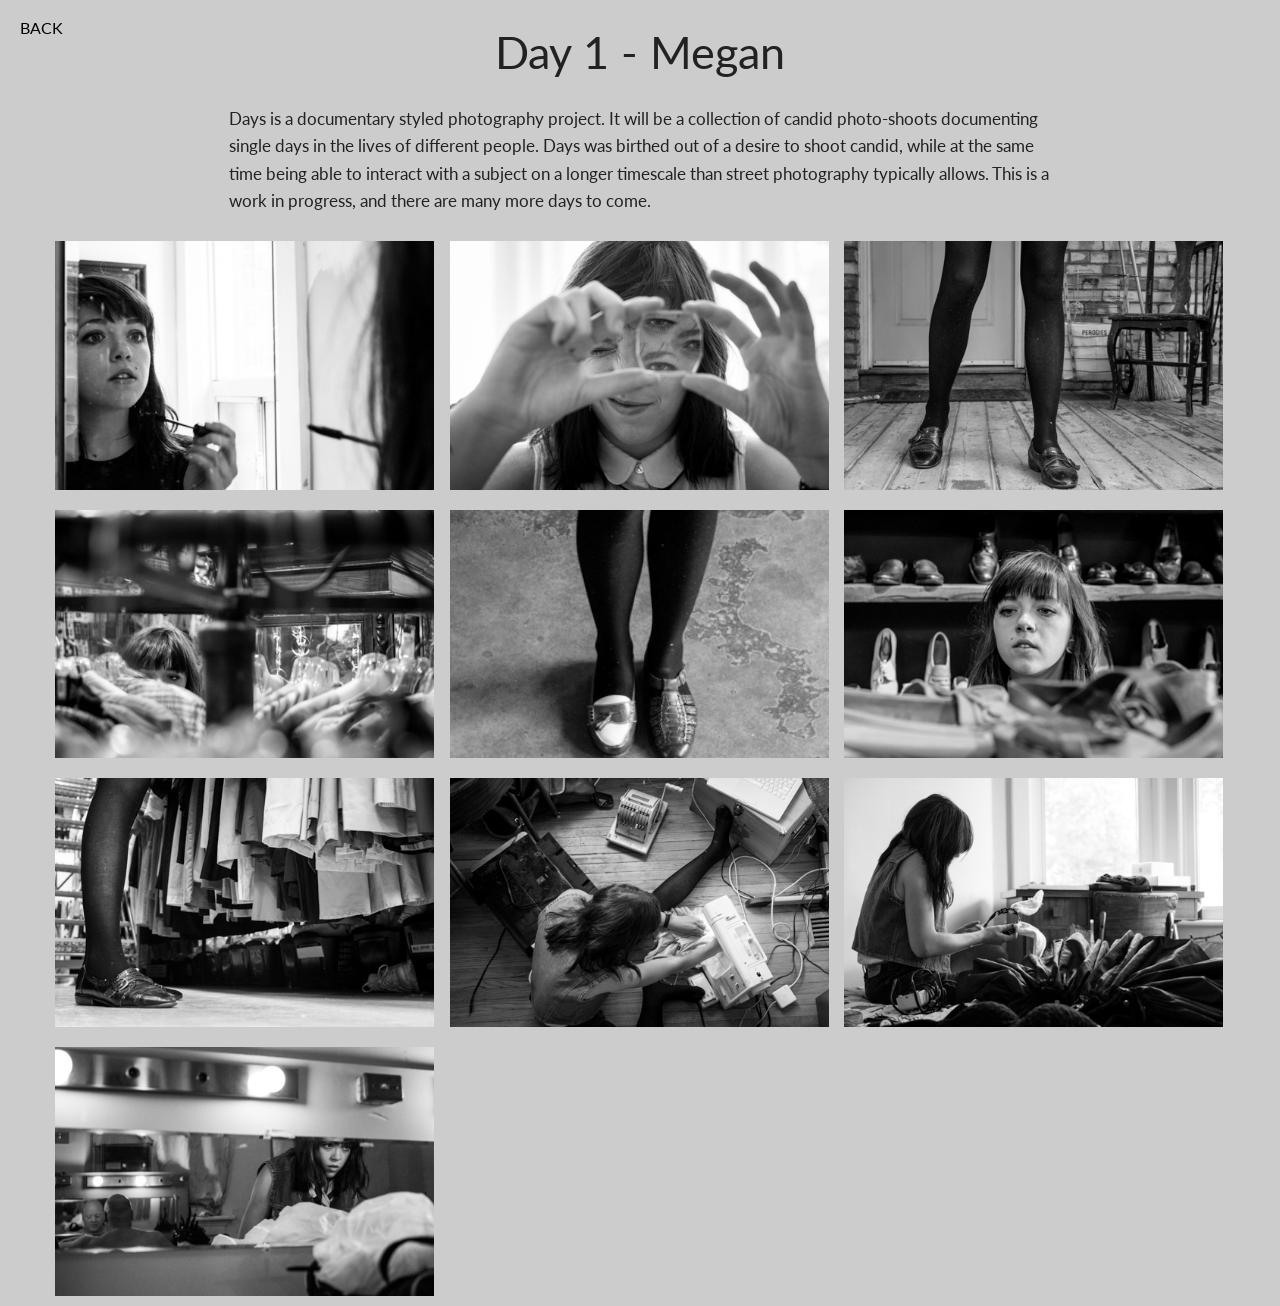
<file: www/gallery/Day-1/index.html>
<!DOCTYPE html>
<!--[if lt IE 7]>      <html class="no-js lt-ie9 lt-ie8 lt-ie7"> <![endif]-->
<!--[if IE 7]>         <html class="no-js lt-ie9 lt-ie8"> <![endif]-->
<!--[if IE 8]>         <html class="no-js lt-ie9"> <![endif]-->
<!--[if gt IE 8]><!--> <html class="no-js"> <!--<![endif]-->
    <head>
        
        <meta charset="utf-8">
        <meta http-equiv="X-UA-Compatible" content="IE=edge">
        <title>JaredKrau.se - A Photo Blog</title>
        <meta name="description" content="">
        <meta name="viewport" content="width=device-width, initial-scale=1">

        <link rel="stylesheet" href="../../css/style.css">
        <link rel="stylesheet" href="../../css/foundation.css" />
        <link href='http://fonts.googleapis.com/css?family=Lato:100,300,400,900' rel='stylesheet' type='text/css'>
        <link href='http://fonts.googleapis.com/css?family=Lustria' rel='stylesheet' type='text/css'>
        <script src="../../js/vendor/modernizr-2.6.2.min.js"></script>

    </head>

    <body id="gallery">
        <!--[if lt IE 7]>
            <p class="browsehappy">You are using an <strong>outdated</strong> browser. Please <a href="http://browsehappy.com/">upgrade your browser</a> to improve your experience.</p>
        <![endif]-->
        <div class='gallery-grey hidden'>
        </div>
        <a href="javascript:void(0)" class="gallery-popup-img hidden" src=""></a>
        <div class="content row full-width">
            <div class="columns small-12 text-center">
                <h1>Day 1 - Megan</h1>

            </div>
            <a class="back-link" href="/#projects">BACK</a>
            <p class="columns small-11 small-centered medium-10 large-8">
                Days is a documentary styled photography project. It will be a collection of candid photo-shoots documenting single days in the lives of different people. Days was birthed out of a desire to shoot candid, while at the same time being able to interact with a subject on a longer timescale than street photography typically allows. This is a work in progress, and there are many more days to come.
            </p>
            <div class="row gallery">
                <a href="javascript:void(0)" data-img="/Day-1/gallery/1.jpg" class="columns small-12 medium-4 gallery-pod">
                    <img src="thumbnails/1.jpg">
                </a>
                <a href="javascript:void(0)" data-img="/Day-1/gallery/2.jpg" class="columns small-12 medium-4 gallery-pod">
                    <img src="thumbnails/2.jpg">
                </a>
                <a href="javascript:void(0)" data-img="/Day-1/gallery/3.jpg" class="columns small-12 medium-4 gallery-pod">
                    <img src="thumbnails/3.jpg">
                </a>
                <a href="javascript:void(0)" data-img ="/Day-1/gallery/4.jpg" class="columns small-12 medium-4 gallery-pod">
                    <img src="thumbnails/4.jpg">
                </a>
                <a href="javascript:void(0)" data-img ="/Day-1/gallery/5.jpg" class="columns small-12 medium-4 gallery-pod">
                    <img src="thumbnails/5.jpg">
                </a>
                <a href="javascript:void(0)" data-img ="/Day-1/gallery/6.jpg" class="columns small-12 medium-4 gallery-pod">
                    <img src="thumbnails/6.jpg">
                </a>
                <a href="javascript:void(0)" data-img ="/Day-1/gallery/7.jpg" class="columns small-12 medium-4 gallery-pod">
                    <img src="thumbnails/7.jpg">
                </a>
                <a href="javascript:void(0)" data-img ="/Day-1/gallery/8.jpg" class="columns small-12 medium-4 gallery-pod">
                    <img src="thumbnails/8.jpg">
                </a>
                <a href="javascript:void(0)" data-img ="/Day-1/gallery/9.jpg" class="columns small-12 medium-4 gallery-pod">
                    <img src="thumbnails/9.jpg">
                </a>
                 <a href="javascript:void(0)" data-img ="/Day-1/gallery/10.jpg" class="columns small-12 medium-4 gallery-pod">
                    <img src="thumbnails/10.jpg">
                </a>

            </div>
        </div>
        <script src="//ajax.googleapis.com/ajax/libs/jquery/1.10.2/jquery.min.js"></script>
        <script>window.jQuery || document.write('<script src="../js/vendor/jquery-1.10.2.min.js"><\/script>')</script>
        <script src="../../js/plugins.js"></script>
        <script src="../../js/gallery.js"></script>
        <script src="../../js/vendor/hashchange.js"></script>

        <script src="../../js/foundation.min.js"></script>

        <script>
            $(document).foundation();
        </script>

    </body>
</html>
</file>
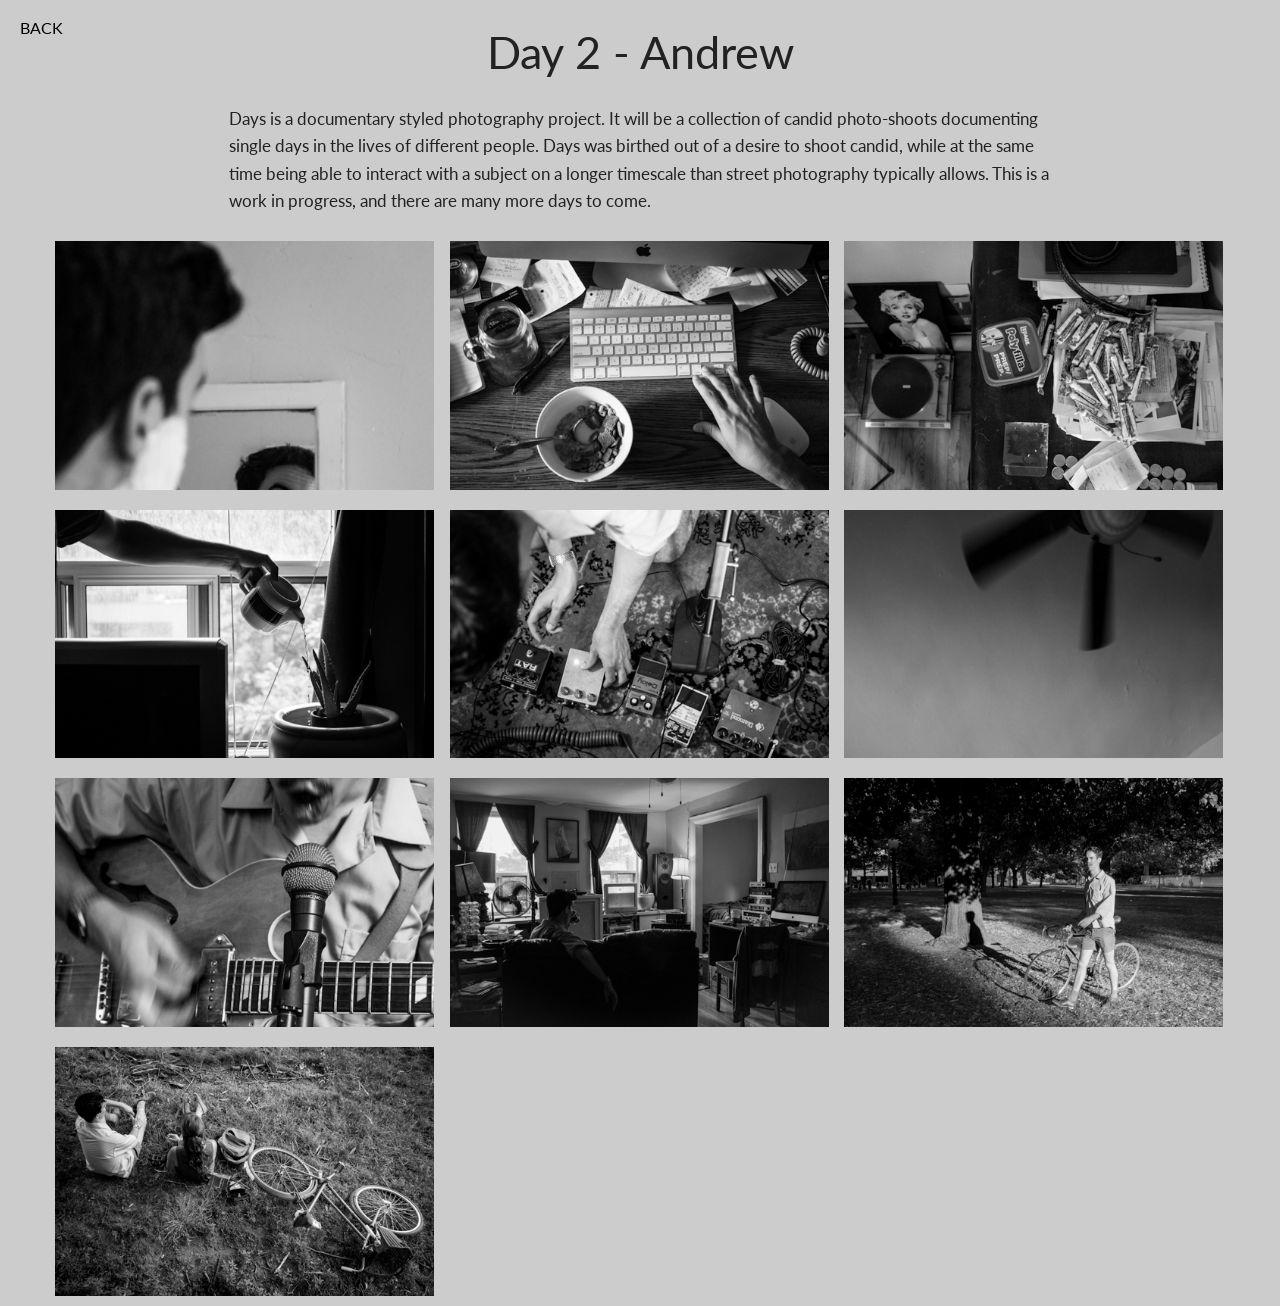
<file: www/gallery/Day-2/index.html>
<!DOCTYPE html>
<!--[if lt IE 7]>      <html class="no-js lt-ie9 lt-ie8 lt-ie7"> <![endif]-->
<!--[if IE 7]>         <html class="no-js lt-ie9 lt-ie8"> <![endif]-->
<!--[if IE 8]>         <html class="no-js lt-ie9"> <![endif]-->
<!--[if gt IE 8]><!--> <html class="no-js"> <!--<![endif]-->
    <head>
        
        <meta charset="utf-8">
        <meta http-equiv="X-UA-Compatible" content="IE=edge">
        <title>JaredKrau.se - A Photo Blog</title>
        <meta name="description" content="">
        <meta name="viewport" content="width=device-width, initial-scale=1">

        <link rel="stylesheet" href="../../css/style.css">
        <link rel="stylesheet" href="../../css/foundation.css" />
        <link href='http://fonts.googleapis.com/css?family=Lato:100,300,400,900' rel='stylesheet' type='text/css'>
        <link href='http://fonts.googleapis.com/css?family=Lustria' rel='stylesheet' type='text/css'>
        <script src="../../js/vendor/modernizr-2.6.2.min.js"></script>

    </head>

    <body id="gallery">
        <!--[if lt IE 7]>
            <p class="browsehappy">You are using an <strong>outdated</strong> browser. Please <a href="http://browsehappy.com/">upgrade your browser</a> to improve your experience.</p>
        <![endif]-->
        <div class='gallery-grey hidden'>
        </div>
        <a href="javascript:void(0)" class="gallery-popup-img hidden" src=""></a>
        <div class="content row full-width">
            <div class="columns small-12 text-center">
                <h1>Day 2 - Andrew</h1>

            </div>
            <a class="back-link" href="/#projects">BACK</a>
            <p class="columns small-11 small-centered medium-10 large-8">
                Days is a documentary styled photography project. It will be a collection of candid photo-shoots documenting single days in the lives of different people. Days was birthed out of a desire to shoot candid, while at the same time being able to interact with a subject on a longer timescale than street photography typically allows. This is a work in progress, and there are many more days to come.
            </p>
            <div class="row gallery">
                <a href="javascript:void(0)" data-img="/Day-2/gallery/1.jpg" class="columns small-12 medium-4 gallery-pod">
                    <img src="thumbnails/1.jpg">
                </a>
                <a href="javascript:void(0)" data-img="/Day-2/gallery/2.jpg" class="columns small-12 medium-4 gallery-pod">
                    <img src="thumbnails/2.jpg">
                </a>
                <a href="javascript:void(0)" data-img="/Day-2/gallery/3.jpg" class="columns small-12 medium-4 gallery-pod">
                    <img src="thumbnails/3.jpg">
                </a>
                <a href="javascript:void(0)" data-img ="/Day-2/gallery/4.jpg" class="columns small-12 medium-4 gallery-pod">
                    <img src="thumbnails/4.jpg">
                </a>
                <a href="javascript:void(0)" data-img ="/Day-2/gallery/5.jpg" class="columns small-12 medium-4 gallery-pod">
                    <img src="thumbnails/5.jpg">
                </a>
                <a href="javascript:void(0)" data-img ="/Day-2/gallery/6.jpg" class="columns small-12 medium-4 gallery-pod">
                    <img src="thumbnails/6.jpg">
                </a>
                <a href="javascript:void(0)" data-img ="/Day-2/gallery/7.jpg" class="columns small-12 medium-4 gallery-pod">
                    <img src="thumbnails/7.jpg">
                </a>
                <a href="javascript:void(0)" data-img ="/Day-2/gallery/8.jpg" class="columns small-12 medium-4 gallery-pod">
                    <img src="thumbnails/8.jpg">
                </a>
                <a href="javascript:void(0)" data-img ="/Day-2/gallery/9.jpg" class="columns small-12 medium-4 gallery-pod">
                    <img src="thumbnails/9.jpg">
                </a>
                 <a href="javascript:void(0)" data-img ="/Day-2/gallery/10.jpg" class="columns small-12 medium-4 gallery-pod">
                    <img src="thumbnails/10.jpg">
                </a>

            </div>
        </div>
        <script src="//ajax.googleapis.com/ajax/libs/jquery/1.10.2/jquery.min.js"></script>
        <script>window.jQuery || document.write('<script src="../js/vendor/jquery-1.10.2.min.js"><\/script>')</script>
        <script src="../../js/plugins.js"></script>
        <script src="../../js/gallery.js"></script>
        <script src="../../js/vendor/hashchange.js"></script>

        <script src="../../js/foundation.min.js"></script>

        <script>
            $(document).foundation();
        </script>

    </body>
</html>
</file>
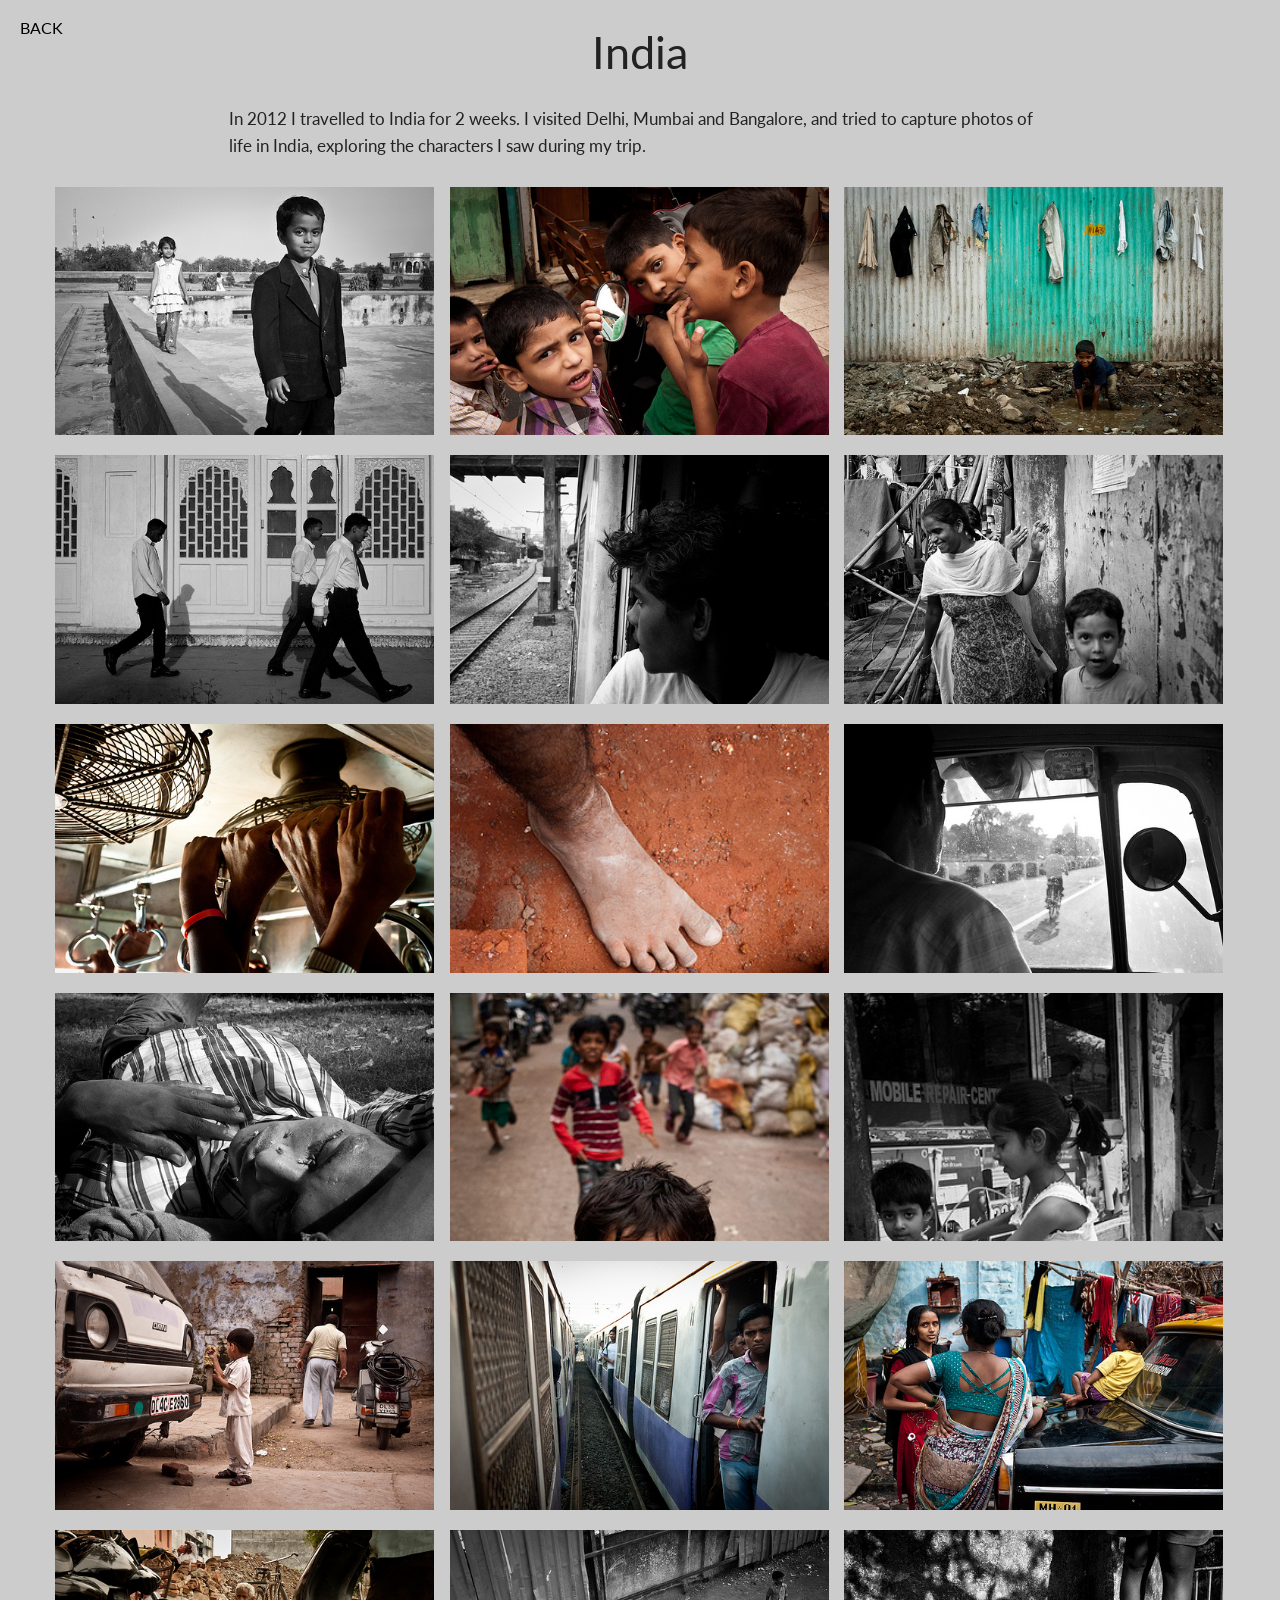
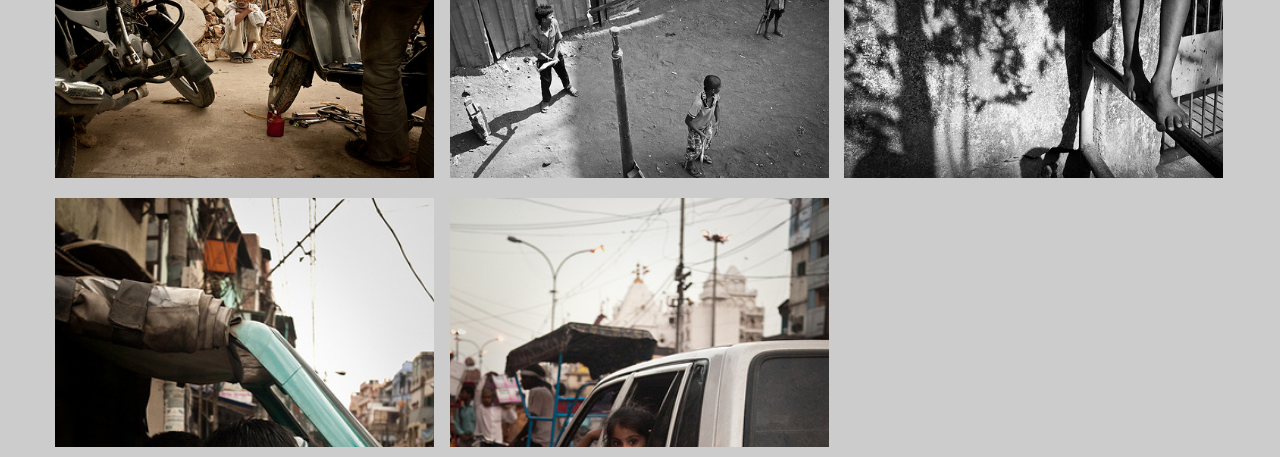
<file: www/gallery/India/index.html>
<!DOCTYPE html>
<!--[if lt IE 7]>      <html class="no-js lt-ie9 lt-ie8 lt-ie7"> <![endif]-->
<!--[if IE 7]>         <html class="no-js lt-ie9 lt-ie8"> <![endif]-->
<!--[if IE 8]>         <html class="no-js lt-ie9"> <![endif]-->
<!--[if gt IE 8]><!--> <html class="no-js"> <!--<![endif]-->
    <head>
        
        <meta charset="utf-8">
        <meta http-equiv="X-UA-Compatible" content="IE=edge">
        <title>JaredKrau.se - A Photo Blog</title>
        <meta name="description" content="">
        <meta name="viewport" content="width=device-width, initial-scale=1">

        <link rel="stylesheet" href="../../css/style.css">
        <link rel="stylesheet" href="../../css/foundation.css" />
        <link href='http://fonts.googleapis.com/css?family=Lato:100,300,400,900' rel='stylesheet' type='text/css'>
        <link href='http://fonts.googleapis.com/css?family=Lustria' rel='stylesheet' type='text/css'>
        <script src="../../js/vendor/modernizr-2.6.2.min.js"></script>

    </head>

    <body id="gallery">
        <!--[if lt IE 7]>
            <p class="browsehappy">You are using an <strong>outdated</strong> browser. Please <a href="http://browsehappy.com/">upgrade your browser</a> to improve your experience.</p>
        <![endif]-->
        <div class='gallery-grey hidden'>
        </div>
        <a href="javascript:void(0)" class="gallery-popup-img hidden" src=""></a>

        <div class="content row full-width">
            <div class="columns small-12 text-center">
                <h1>India</h1>

            </div>
            <a class="back-link" href="/#projects">BACK</a>
            <p class="columns small-11 small-centered medium-10 large-8">
                In 2012 I travelled to India for 2 weeks. I visited Delhi, Mumbai and Bangalore, and tried to capture photos of life in India, exploring the characters I saw during my trip. 
            </p>
            <div class="row gallery">
                <a href="javascript:void(0)" data-img="/India/gallery/1.jpg" class="columns small-12 medium-4 gallery-pod">
                    <img src="thumbnails/1.jpg">
                </a>
                <a href="javascript:void(0)" data-img="/India/gallery/2.jpg" class="columns small-12 medium-4 gallery-pod">
                    <img src="thumbnails/2.jpg">
                </a>
                <a href="javascript:void(0)" data-img="/India/gallery/3.jpg" class="columns small-12 medium-4 gallery-pod">
                    <img src="thumbnails/3.jpg">
                </a>
                <a href="javascript:void(0)" data-img ="/India/gallery/4.jpg" class="columns small-12 medium-4 gallery-pod">
                    <img src="thumbnails/4.jpg">
                </a>
                <a href="javascript:void(0)" data-img ="/India/gallery/5.jpg" class="columns small-12 medium-4 gallery-pod">
                    <img src="thumbnails/5.jpg">
                </a>
                <a href="javascript:void(0)" data-img ="/India/gallery/6.jpg" class="columns small-12 medium-4 gallery-pod">
                    <img src="thumbnails/6.jpg">
                </a>
                <a href="javascript:void(0)" data-img ="/India/gallery/7.jpg" class="columns small-12 medium-4 gallery-pod">
                    <img src="thumbnails/7.jpg">
                </a>
                <a href="javascript:void(0)" data-img ="/India/gallery/8.jpg" class="columns small-12 medium-4 gallery-pod">
                    <img src="thumbnails/8.jpg">
                </a>
                <a href="javascript:void(0)" data-img ="/India/gallery/9.jpg" class="columns small-12 medium-4 gallery-pod">
                    <img src="thumbnails/9.jpg">
                </a>
                 <a href="javascript:void(0)" data-img ="/India/gallery/10.jpg" class="columns small-12 medium-4 gallery-pod">
                    <img src="thumbnails/10.jpg">
                </a>
                 <a href="javascript:void(0)" data-img ="/India/gallery/11.jpg" class="columns small-12 medium-4 gallery-pod">
                    <img src="thumbnails/11.jpg">
                </a>
                 <a href="javascript:void(0)" data-img ="/India/gallery/12.jpg" class="columns small-12 medium-4 gallery-pod">
                    <img src="thumbnails/12.jpg">
                </a>
                 <a href="javascript:void(0)" data-img ="/India/gallery/13.jpg" class="columns small-12 medium-4 gallery-pod">
                    <img src="thumbnails/13.jpg">
                </a>
                 <a href="javascript:void(0)" data-img ="/India/gallery/14.jpg" class="columns small-12 medium-4 gallery-pod">
                    <img src="thumbnails/14.jpg">
                </a>
                 <a href="javascript:void(0)" data-img ="/India/gallery/15.jpg" class="columns small-12 medium-4 gallery-pod">
                    <img src="thumbnails/15.jpg">
                </a>
                 <a href="javascript:void(0)" data-img ="/India/gallery/16.jpg" class="columns small-12 medium-4 gallery-pod">
                    <img src="thumbnails/16.jpg">
                </a>
                 <a href="javascript:void(0)" data-img ="/India/gallery/17.jpg" class="columns small-12 medium-4 gallery-pod">
                    <img src="thumbnails/17.jpg">
                </a>
                 <a href="javascript:void(0)" data-img ="/India/gallery/18.jpg" class="columns small-12 medium-4 gallery-pod">
                    <img src="thumbnails/18.jpg">
                </a>
                 <a href="javascript:void(0)" data-img ="/India/gallery/19.jpg" class="columns small-12 medium-4 gallery-pod">
                    <img src="thumbnails/19.jpg">
                </a>
                 <a href="javascript:void(0)" data-img ="/India/gallery/20.jpg" class="columns small-12 medium-4 gallery-pod">
                    <img src="thumbnails/20.jpg">
                </a>

            </div>
        </div>
        <script src="//ajax.googleapis.com/ajax/libs/jquery/1.10.2/jquery.min.js"></script>
        <script>window.jQuery || document.write('<script src="../js/vendor/jquery-1.10.2.min.js"><\/script>')</script>
        <script src="../../js/plugins.js"></script>
        <script src="../../js/gallery.js"></script>
        <script src="../../js/vendor/hashchange.js"></script>

        <script src="../../js/foundation.min.js"></script>

        <script>
            $(document).foundation();
        </script>

    </body>
</html>
</file>
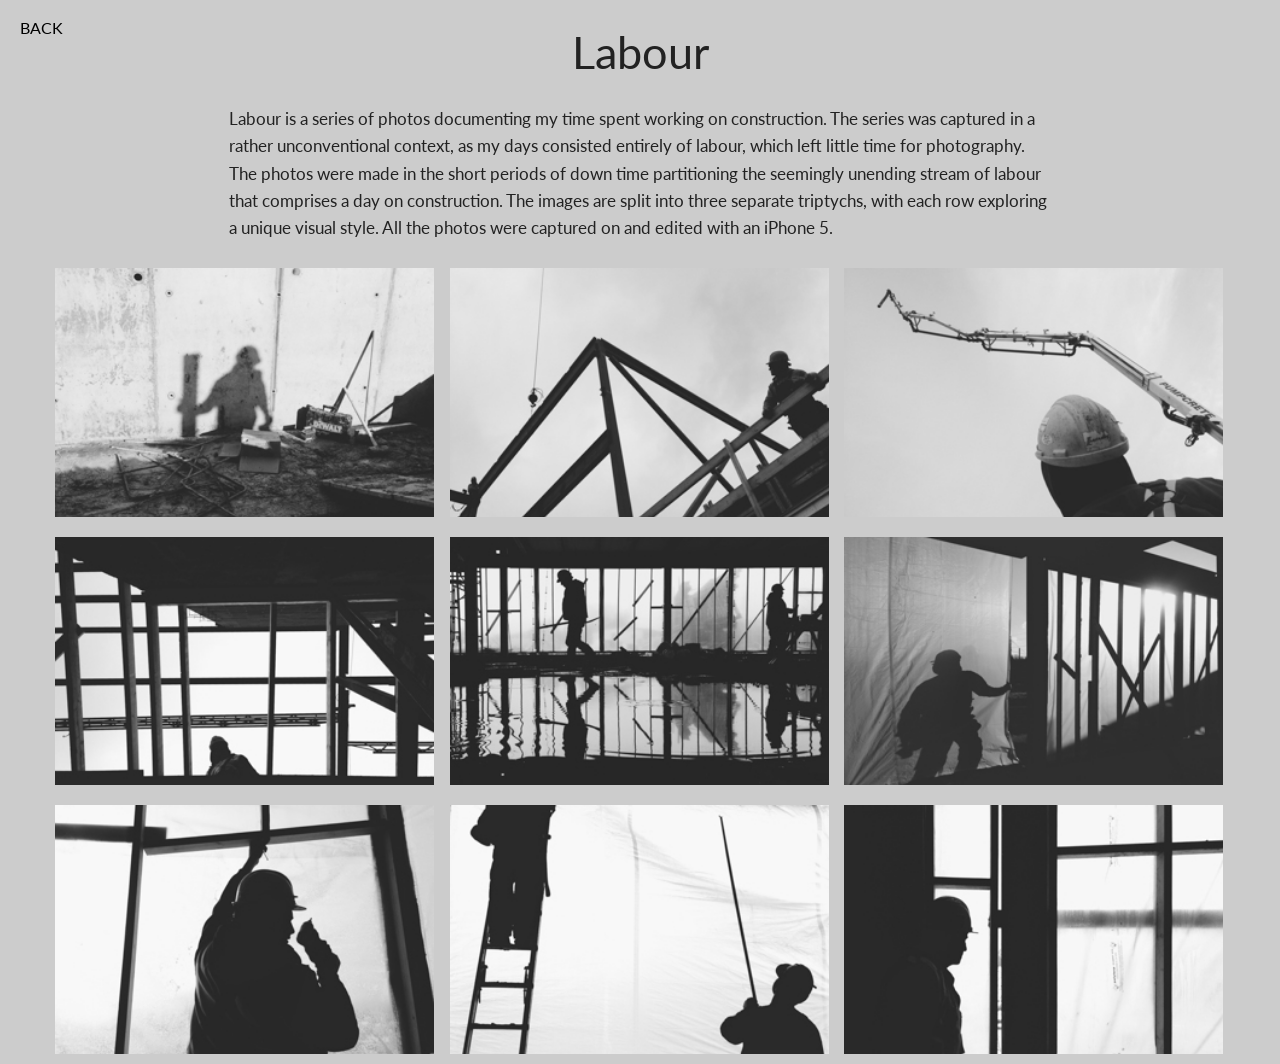
<file: www/gallery/Labour/index.html>
<!DOCTYPE html>
<!--[if lt IE 7]>      <html class="no-js lt-ie9 lt-ie8 lt-ie7"> <![endif]-->
<!--[if IE 7]>         <html class="no-js lt-ie9 lt-ie8"> <![endif]-->
<!--[if IE 8]>         <html class="no-js lt-ie9"> <![endif]-->
<!--[if gt IE 8]><!--> <html class="no-js"> <!--<![endif]-->
    <head>
        
        <meta charset="utf-8">
        <meta http-equiv="X-UA-Compatible" content="IE=edge">
        <title>JaredKrau.se - A Photo Blog</title>
        <meta name="description" content="">
        <meta name="viewport" content="width=device-width, initial-scale=1">

        <link rel="stylesheet" href="../../css/style.css">
        <link rel="stylesheet" href="../../css/foundation.css" />
        <link href='http://fonts.googleapis.com/css?family=Lato:100,300,400,900' rel='stylesheet' type='text/css'>
        <link href='http://fonts.googleapis.com/css?family=Lustria' rel='stylesheet' type='text/css'>
        <script src="../../js/vendor/modernizr-2.6.2.min.js"></script>

    </head>

    <body id="gallery">
        <!--[if lt IE 7]>
            <p class="browsehappy">You are using an <strong>outdated</strong> browser. Please <a href="http://browsehappy.com/">upgrade your browser</a> to improve your experience.</p>
        <![endif]-->
        <div class='gallery-grey hidden'>
        </div>
        <a href="javascript:void(0)" class="gallery-popup-img hidden" src=""></a>
        <div class="content row full-width">
            <div class="columns small-12 text-center">
                <h1>Labour</h1>

            </div>
            <a class="back-link" href="/#projects">BACK</a>
            <p class="columns small-11 small-centered medium-10 large-8">
                 Labour is a series of photos documenting my time spent working on construction. The series was captured in a rather unconventional context, as my days consisted entirely of labour, which left little time for photography. The photos were made in the short periods of down time partitioning the seemingly unending stream of labour that comprises a day on construction. The images are split into three separate triptychs, with each row exploring a unique visual style. All the photos were captured on and edited with an iPhone 5.
            </p>
            <div class="row gallery">
                <a href="javascript:void(0)" data-img ="/Labour/gallery/1.jpg" class="columns small-12 medium-4 gallery-pod">
                    <img src="thumbnails/1.jpg">
                </a>
                <a href="javascript:void(0)" data-img ="/Labour/gallery/2.jpg" class="columns small-12 medium-4 gallery-pod">
                    <img src="thumbnails/2.jpg">
                </a>
                <a href="javascript:void(0)" data-img ="/Labour/gallery/3.jpg" class="columns small-12 medium-4 gallery-pod">
                    <img src="thumbnails/3.jpg">
                </a>
                <a href="javascript:void(0)" data-img ="/Labour/gallery/4.jpg" class="columns small-12 medium-4 gallery-pod">
                    <img src="thumbnails/4.jpg">
                </a>
                <a href="javascript:void(0)" data-img ="/Labour/gallery/5.jpg" class="columns small-12 medium-4 gallery-pod">
                    <img src="thumbnails/5.jpg">
                </a>
                <a href="javascript:void(0)" data-img ="/Labour/gallery/6.jpg" class="columns small-12 medium-4 gallery-pod">
                    <img src="thumbnails/6.jpg">
                </a>
                <a href="javascript:void(0)" data-img ="/Labour/gallery/7.jpg" class="columns small-12 medium-4 gallery-pod">
                    <img src="thumbnails/7.jpg">
                </a>
                <a href="javascript:void(0)" data-img ="/Labour/gallery/8.jpg" class="columns small-12 medium-4 gallery-pod">
                    <img src="thumbnails/8.jpg">
                </a>
                <a href="javascript:void(0)" data-img ="/Labour/gallery/9.jpg" class="columns small-12 medium-4 gallery-pod">
                    <img src="thumbnails/9.jpg">
                </a>

            </div>
        </div>
        <script src="//ajax.googleapis.com/ajax/libs/jquery/1.10.2/jquery.min.js"></script>
        <script>window.jQuery || document.write('<script src="../js/vendor/jquery-1.10.2.min.js"><\/script>')</script>
        <script src="../../js/plugins.js"></script>
        <script src="../../js/gallery.js"></script>
        <script src="../../js/vendor/hashchange.js"></script>

        <script src="../../js/foundation.min.js"></script>

        <script>
            $(document).foundation();
        </script>

    </body>
</html>
</file>
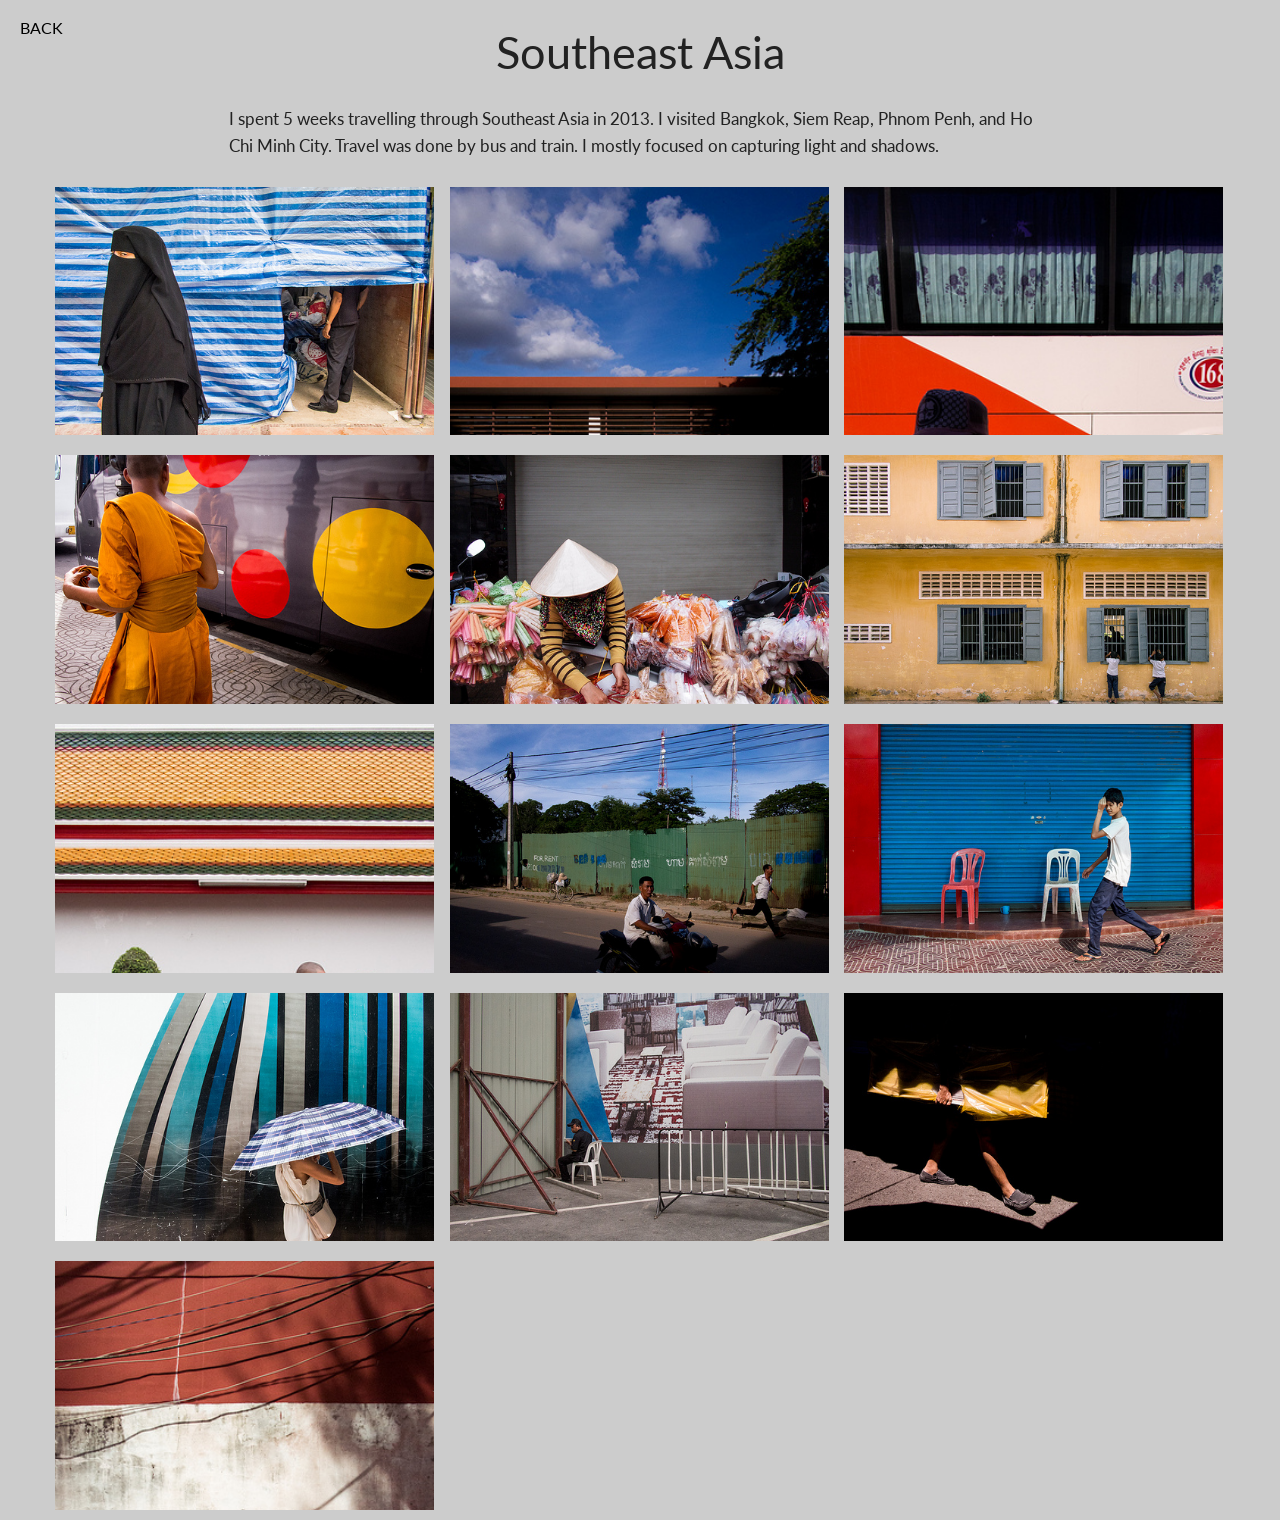
<file: www/gallery/Southeast-Asia/index.html>
<!DOCTYPE html>
<!--[if lt IE 7]>      <html class="no-js lt-ie9 lt-ie8 lt-ie7"> <![endif]-->
<!--[if IE 7]>         <html class="no-js lt-ie9 lt-ie8"> <![endif]-->
<!--[if IE 8]>         <html class="no-js lt-ie9"> <![endif]-->
<!--[if gt IE 8]><!--> <html class="no-js"> <!--<![endif]-->
    <head>
        
        <meta charset="utf-8">
        <meta http-equiv="X-UA-Compatible" content="IE=edge">
        <title>JaredKrau.se - A Photo Blog</title>
        <meta name="description" content="">
        <meta name="viewport" content="width=device-width, initial-scale=1">

        <link rel="stylesheet" href="../../css/style.css">
        <link rel="stylesheet" href="../../css/foundation.css" />
        <link href='http://fonts.googleapis.com/css?family=Lato:100,300,400,900' rel='stylesheet' type='text/css'>
        <link href='http://fonts.googleapis.com/css?family=Lustria' rel='stylesheet' type='text/css'>
        <script src="../../js/vendor/modernizr-2.6.2.min.js"></script>

    </head>

    <body id="gallery">
        <!--[if lt IE 7]>
            <p class="browsehappy">You are using an <strong>outdated</strong> browser. Please <a href="http://browsehappy.com/">upgrade your browser</a> to improve your experience.</p>
        <![endif]-->
        <div class='gallery-grey hidden'>
        </div>
        <a href="javascript:void(0)" class="gallery-popup-img hidden" src=""></a>
        <div class="content row full-width">
            <div class="columns small-12 text-center">
                <h1>Southeast Asia</h1>

            </div>
            <a class="back-link" href="/#projects">BACK</a>
            <p class="columns small-11 small-centered medium-10 large-8">
                 I spent 5 weeks travelling through Southeast Asia in 2013. I visited Bangkok, Siem Reap, Phnom Penh, and Ho Chi Minh City. Travel was done by bus and train. I mostly focused on capturing light and shadows.
            </p>
            <div class="row gallery">
                <a href="javascript:void(0)" data-img="/Southeast-Asia/gallery/1.jpg" class="columns small-12 medium-4 gallery-pod">
                    <img src="thumbnails/1.jpg">
                </a>
                <a href="javascript:void(0)" data-img="/Southeast-Asia/gallery/2.jpg" class="columns small-12 medium-4 gallery-pod">
                    <img src="thumbnails/2.jpg">
                </a>
                <a href="javascript:void(0)" data-img="/Southeast-Asia/gallery/3.jpg" class="columns small-12 medium-4 gallery-pod">
                    <img src="thumbnails/3.jpg">
                </a>
                <a href="javascript:void(0)" data-img ="/Southeast-Asia/gallery/4.jpg" class="columns small-12 medium-4 gallery-pod">
                    <img src="thumbnails/4.jpg">
                </a>
                <a href="javascript:void(0)" data-img ="/Southeast-Asia/gallery/5.jpg" class="columns small-12 medium-4 gallery-pod">
                    <img src="thumbnails/5.jpg">
                </a>
                <a href="javascript:void(0)" data-img ="/Southeast-Asia/gallery/6.jpg" class="columns small-12 medium-4 gallery-pod">
                    <img src="thumbnails/6.jpg">
                </a>
                <a href="javascript:void(0)" data-img ="/Southeast-Asia/gallery/7.jpg" class="columns small-12 medium-4 gallery-pod">
                    <img src="thumbnails/7.jpg">
                </a>
                <a href="javascript:void(0)" data-img ="/Southeast-Asia/gallery/8.jpg" class="columns small-12 medium-4 gallery-pod">
                    <img src="thumbnails/8.jpg">
                </a>
                <a href="javascript:void(0)" data-img ="/Southeast-Asia/gallery/9.jpg" class="columns small-12 medium-4 gallery-pod">
                    <img src="thumbnails/9.jpg">
                </a>
                 <a href="javascript:void(0)" data-img ="/Southeast-Asia/gallery/10.jpg" class="columns small-12 medium-4 gallery-pod">
                    <img src="thumbnails/10.jpg">
                </a>
                 <a href="javascript:void(0)" data-img ="/Southeast-Asia/gallery/11.jpg" class="columns small-12 medium-4 gallery-pod">
                    <img src="thumbnails/11.jpg">
                </a>
                 <a href="javascript:void(0)" data-img ="/Southeast-Asia/gallery/12.jpg" class="columns small-12 medium-4 gallery-pod">
                    <img src="thumbnails/12.jpg">
                </a>
                 <a href="javascript:void(0)" data-img ="/Southeast-Asia/gallery/13.jpg" class="columns small-12 medium-4 gallery-pod">
                    <img src="thumbnails/13.jpg">
                </a>

            </div>
        </div>
        <script src="//ajax.googleapis.com/ajax/libs/jquery/1.10.2/jquery.min.js"></script>
        <script>window.jQuery || document.write('<script src="../js/vendor/jquery-1.10.2.min.js"><\/script>')</script>
        <script src="../../js/plugins.js"></script>
        <script src="../../js/gallery.js"></script>
        <script src="../../js/vendor/hashchange.js"></script>

        <script src="../../js/foundation.min.js"></script>

        <script>
            $(document).foundation();
        </script>

    </body>
</html>
</file>
<file: www/css/style.css>
/*! normalize.css v1.1.3 | MIT License | git.io/normalize */
/* ==========================================================================
   HTML5 display definitions
   ========================================================================== */
/**
 * Correct `block` display not defined in IE 6/7/8/9 and Firefox 3.
 */
/* line 22, ../../src/scss/_normalize.scss */
article,
aside,
details,
figcaption,
figure,
footer,
header,
hgroup,
main,
nav,
section,
summary {
  display: block;
}

/**
 * Correct `inline-block` display not defined in IE 6/7/8/9 and Firefox 3.
 */
/* line 32, ../../src/scss/_normalize.scss */
audio,
canvas,
video {
  display: inline-block;
  *display: inline;
  *zoom: 1;
}

/**
 * Prevent modern browsers from displaying `audio` without controls.
 * Remove excess height in iOS 5 devices.
 */
/* line 43, ../../src/scss/_normalize.scss */
audio:not([controls]) {
  display: none;
  height: 0;
}

/**
 * Address styling not present in IE 7/8/9, Firefox 3, and Safari 4.
 * Known issue: no IE 6 support.
 */
/* line 53, ../../src/scss/_normalize.scss */
[hidden] {
  display: none;
}

/* ==========================================================================
   Base
   ========================================================================== */
/**
 * 1. Correct text resizing oddly in IE 6/7 when body `font-size` is set using
 *    `em` units.
 * 2. Prevent iOS text size adjust after orientation change, without disabling
 *    user zoom.
 */
/* line 68, ../../src/scss/_normalize.scss */
html {
  font-size: 100%;
  /* 1 */
  -ms-text-size-adjust: 100%;
  /* 2 */
  -webkit-text-size-adjust: 100%;
  /* 2 */
}

/**
 * Address `font-family` inconsistency between `textarea` and other form
 * elements.
 */
/* line 83, ../../src/scss/_normalize.scss */
html,
button,
input,
select,
textarea {
  font-family: sans-serif;
}

/**
 * Address margins handled incorrectly in IE 6/7.
 */
/* line 91, ../../src/scss/_normalize.scss */
body {
  margin: 0;
}

/* ==========================================================================
   Links
   ========================================================================== */
/**
 * Address `outline` inconsistency between Chrome and other browsers.
 */
/* line 103, ../../src/scss/_normalize.scss */
a:focus {
  outline: thin dotted;
}

/**
 * Improve readability when focused and also mouse hovered in all browsers.
 */
/* line 112, ../../src/scss/_normalize.scss */
a:active,
a:hover {
  outline: 0;
}

/* ==========================================================================
   Typography
   ========================================================================== */
/**
 * Address font sizes and margins set differently in IE 6/7.
 * Address font sizes within `section` and `article` in Firefox 4+, Safari 5,
 * and Chrome.
 */
/* line 126, ../../src/scss/_normalize.scss */
h1 {
  font-size: 2em;
  margin: 0.67em 0;
}

/* line 131, ../../src/scss/_normalize.scss */
h2 {
  font-size: 1.5em;
  margin: 0.83em 0;
}

/* line 136, ../../src/scss/_normalize.scss */
h3 {
  font-size: 1.17em;
  margin: 1em 0;
}

/* line 141, ../../src/scss/_normalize.scss */
h4 {
  font-size: 1em;
  margin: 1.33em 0;
}

/* line 146, ../../src/scss/_normalize.scss */
h5 {
  font-size: 0.83em;
  margin: 1.67em 0;
}

/* line 151, ../../src/scss/_normalize.scss */
h6 {
  font-size: 0.67em;
  margin: 2.33em 0;
}

/**
 * Address styling not present in IE 7/8/9, Safari 5, and Chrome.
 */
/* line 160, ../../src/scss/_normalize.scss */
abbr[title] {
  border-bottom: 1px dotted;
}

/**
 * Address style set to `bolder` in Firefox 3+, Safari 4/5, and Chrome.
 */
/* line 169, ../../src/scss/_normalize.scss */
b,
strong {
  font-weight: bold;
}

/* line 173, ../../src/scss/_normalize.scss */
blockquote {
  margin: 1em 40px;
}

/**
 * Address styling not present in Safari 5 and Chrome.
 */
/* line 181, ../../src/scss/_normalize.scss */
dfn {
  font-style: italic;
}

/**
 * Address differences between Firefox and other browsers.
 * Known issue: no IE 6/7 normalization.
 */
/* line 190, ../../src/scss/_normalize.scss */
hr {
  -moz-box-sizing: content-box;
  box-sizing: content-box;
  height: 0;
}

/**
 * Address styling not present in IE 6/7/8/9.
 */
/* line 200, ../../src/scss/_normalize.scss */
mark {
  background: #ff0;
  color: #000;
}

/**
 * Address margins set differently in IE 6/7.
 */
/* line 210, ../../src/scss/_normalize.scss */
p,
pre {
  margin: 1em 0;
}

/**
 * Correct font family set oddly in IE 6, Safari 4/5, and Chrome.
 */
/* line 221, ../../src/scss/_normalize.scss */
code,
kbd,
pre,
samp {
  font-family: monospace, serif;
  _font-family: 'courier new', monospace;
  font-size: 1em;
}

/**
 * Improve readability of pre-formatted text in all browsers.
 */
/* line 231, ../../src/scss/_normalize.scss */
pre {
  white-space: pre;
  white-space: pre-wrap;
  word-wrap: break-word;
}

/**
 * Address CSS quotes not supported in IE 6/7.
 */
/* line 241, ../../src/scss/_normalize.scss */
q {
  quotes: none;
}

/**
 * Address `quotes` property not supported in Safari 4.
 */
/* line 250, ../../src/scss/_normalize.scss */
q:before,
q:after {
  content: '';
  content: none;
}

/**
 * Address inconsistent and variable font size in all browsers.
 */
/* line 259, ../../src/scss/_normalize.scss */
small {
  font-size: 80%;
}

/**
 * Prevent `sub` and `sup` affecting `line-height` in all browsers.
 */
/* line 268, ../../src/scss/_normalize.scss */
sub,
sup {
  font-size: 75%;
  line-height: 0;
  position: relative;
  vertical-align: baseline;
}

/* line 275, ../../src/scss/_normalize.scss */
sup {
  top: -0.5em;
}

/* line 279, ../../src/scss/_normalize.scss */
sub {
  bottom: -0.25em;
}

/* ==========================================================================
   Lists
   ========================================================================== */
/**
 * Address margins set differently in IE 6/7.
 */
/* line 294, ../../src/scss/_normalize.scss */
dl,
menu,
ol,
ul {
  margin: 1em 0;
}

/* line 298, ../../src/scss/_normalize.scss */
dd {
  margin: 0 0 0 40px;
}

/**
 * Address paddings set differently in IE 6/7.
 */
/* line 308, ../../src/scss/_normalize.scss */
menu,
ol,
ul {
  padding: 0 0 0 40px;
}

/**
 * Correct list images handled incorrectly in IE 7.
 */
/* line 317, ../../src/scss/_normalize.scss */
nav ul,
nav ol {
  list-style: none;
  list-style-image: none;
}

/* ==========================================================================
   Embedded content
   ========================================================================== */
/**
 * 1. Remove border when inside `a` element in IE 6/7/8/9 and Firefox 3.
 * 2. Improve image quality when scaled in IE 7.
 */
/* line 331, ../../src/scss/_normalize.scss */
img {
  border: 0;
  /* 1 */
  -ms-interpolation-mode: bicubic;
  /* 2 */
}

/**
 * Correct overflow displayed oddly in IE 9.
 */
/* line 340, ../../src/scss/_normalize.scss */
svg:not(:root) {
  overflow: hidden;
}

/* ==========================================================================
   Figures
   ========================================================================== */
/**
 * Address margin not present in IE 6/7/8/9, Safari 5, and Opera 11.
 */
/* line 352, ../../src/scss/_normalize.scss */
figure {
  margin: 0;
}

/* ==========================================================================
   Forms
   ========================================================================== */
/**
 * Correct margin displayed oddly in IE 6/7.
 */
/* line 364, ../../src/scss/_normalize.scss */
form {
  margin: 0;
}

/**
 * Define consistent border, margin, and padding.
 */
/* line 372, ../../src/scss/_normalize.scss */
fieldset {
  border: 1px solid #c0c0c0;
  margin: 0 2px;
  padding: 0.35em 0.625em 0.75em;
}

/**
 * 1. Correct color not being inherited in IE 6/7/8/9.
 * 2. Correct text not wrapping in Firefox 3.
 * 3. Correct alignment displayed oddly in IE 6/7.
 */
/* line 384, ../../src/scss/_normalize.scss */
legend {
  border: 0;
  /* 1 */
  padding: 0;
  white-space: normal;
  /* 2 */
  *margin-left: -7px;
  /* 3 */
}

/**
 * 1. Correct font size not being inherited in all browsers.
 * 2. Address margins set differently in IE 6/7, Firefox 3+, Safari 5,
 *    and Chrome.
 * 3. Improve appearance and consistency in all browsers.
 */
/* line 401, ../../src/scss/_normalize.scss */
button,
input,
select,
textarea {
  font-size: 100%;
  /* 1 */
  margin: 0;
  /* 2 */
  vertical-align: baseline;
  /* 3 */
  *vertical-align: middle;
  /* 3 */
}

/**
 * Address Firefox 3+ setting `line-height` on `input` using `!important` in
 * the UA stylesheet.
 */
/* line 414, ../../src/scss/_normalize.scss */
button,
input {
  line-height: normal;
}

/**
 * Address inconsistent `text-transform` inheritance for `button` and `select`.
 * All other form control elements do not inherit `text-transform` values.
 * Correct `button` style inheritance in Chrome, Safari 5+, and IE 6+.
 * Correct `select` style inheritance in Firefox 4+ and Opera.
 */
/* line 426, ../../src/scss/_normalize.scss */
button,
select {
  text-transform: none;
}

/**
 * 1. Avoid the WebKit bug in Android 4.0.* where (2) destroys native `audio`
 *    and `video` controls.
 * 2. Correct inability to style clickable `input` types in iOS.
 * 3. Improve usability and consistency of cursor style between image-type
 *    `input` and others.
 * 4. Remove inner spacing in IE 7 without affecting normal text inputs.
 *    Known issue: inner spacing remains in IE 6.
 */
/* line 443, ../../src/scss/_normalize.scss */
button,
html input[type="button"],
input[type="reset"],
input[type="submit"] {
  -webkit-appearance: button;
  /* 2 */
  cursor: pointer;
  /* 3 */
  *overflow: visible;
  /* 4 */
}

/**
 * Re-set default cursor for disabled elements.
 */
/* line 454, ../../src/scss/_normalize.scss */
button[disabled],
html input[disabled] {
  cursor: default;
}

/**
 * 1. Address box sizing set to content-box in IE 8/9.
 * 2. Remove excess padding in IE 8/9.
 * 3. Remove excess padding in IE 7.
 *    Known issue: excess padding remains in IE 6.
 */
/* line 466, ../../src/scss/_normalize.scss */
input[type="checkbox"],
input[type="radio"] {
  box-sizing: border-box;
  /* 1 */
  padding: 0;
  /* 2 */
  *height: 13px;
  /* 3 */
  *width: 13px;
  /* 3 */
}

/**
 * 1. Address `appearance` set to `searchfield` in Safari 5 and Chrome.
 * 2. Address `box-sizing` set to `border-box` in Safari 5 and Chrome
 *    (include `-moz` to future-proof).
 */
/* line 479, ../../src/scss/_normalize.scss */
input[type="search"] {
  -webkit-appearance: textfield;
  /* 1 */
  -moz-box-sizing: content-box;
  -webkit-box-sizing: content-box;
  /* 2 */
  box-sizing: content-box;
}

/**
 * Remove inner padding and search cancel button in Safari 5 and Chrome
 * on OS X.
 */
/* line 492, ../../src/scss/_normalize.scss */
input[type="search"]::-webkit-search-cancel-button,
input[type="search"]::-webkit-search-decoration {
  -webkit-appearance: none;
}

/**
 * Remove inner padding and border in Firefox 3+.
 */
/* line 501, ../../src/scss/_normalize.scss */
button::-moz-focus-inner,
input::-moz-focus-inner {
  border: 0;
  padding: 0;
}

/**
 * 1. Remove default vertical scrollbar in IE 6/7/8/9.
 * 2. Improve readability and alignment in all browsers.
 */
/* line 511, ../../src/scss/_normalize.scss */
textarea {
  overflow: auto;
  /* 1 */
  vertical-align: top;
  /* 2 */
}

/* ==========================================================================
   Tables
   ========================================================================== */
/**
 * Remove most spacing between table cells.
 */
/* line 524, ../../src/scss/_normalize.scss */
table {
  border-collapse: collapse;
  border-spacing: 0;
}

/*! HTML5 Boilerplate v4.3.0 | MIT License | http://h5bp.com/ */
/*
 * What follows is the result of much research on cross-browser styling.
 * Credit left inline and big thanks to Nicolas Gallagher, Jonathan Neal,
 * Kroc Camen, and the H5BP dev community and team.
 */
/* ==========================================================================
   Base styles: opinionated defaults
   ========================================================================== */
/* line 17, ../../src/scss/_boilerplate-pre.scss */
html,
button,
input,
select,
textarea {
  color: #222;
}

/* line 21, ../../src/scss/_boilerplate-pre.scss */
html {
  font-size: 1em;
  line-height: 1.4;
}

/*
 * Remove text-shadow in selection highlight: h5bp.com/i
 * These selection rule sets have to be separate.
 * Customize the background color to match your design.
 */
/* line 32, ../../src/scss/_boilerplate-pre.scss */
::-moz-selection {
  background: #b3d4fc;
  text-shadow: none;
}

/* line 37, ../../src/scss/_boilerplate-pre.scss */
::selection {
  background: #b3d4fc;
  text-shadow: none;
}

/*
 * A better looking default horizontal rule
 */
/* line 46, ../../src/scss/_boilerplate-pre.scss */
hr {
  display: block;
  height: 1px;
  border: 0;
  border-top: 1px solid #ccc;
  margin: 1em 0;
  padding: 0;
}

/*
 * Remove the gap between images, videos, audio and canvas and the bottom of
 * their containers: h5bp.com/i/440
 */
/* line 63, ../../src/scss/_boilerplate-pre.scss */
audio,
canvas,
img,
video {
  vertical-align: middle;
}

/*
 * Remove default fieldset styles.
 */
/* line 71, ../../src/scss/_boilerplate-pre.scss */
fieldset {
  border: 0;
  margin: 0;
  padding: 0;
}

/*
 * Allow only vertical resizing of textareas.
 */
/* line 81, ../../src/scss/_boilerplate-pre.scss */
textarea {
  resize: vertical;
}

/* ==========================================================================
   Browse Happy prompt
   ========================================================================== */
/* line 89, ../../src/scss/_boilerplate-pre.scss */
.browsehappy {
  margin: 0.2em 0;
  background: #ccc;
  color: #000;
  padding: 0.2em 0;
}

/* ==========================================================================
   Author's custom styles
   ========================================================================== */
/* line 1, ../../src/scss/_main.scss */
#body {
  background-color: #ccc;
  font-family: 'Lato', sans-serif;
}
/* line 4, ../../src/scss/_main.scss */
#body a {
  outline: 0;
}

/* line 10, ../../src/scss/_main.scss */
.row.full-width {
  width: 100%;
  max-width: 100%;
}

/* line 15, ../../src/scss/_main.scss */
.row.centered {
  display: block;
  margin: 0 auto;
}

/* line 20, ../../src/scss/_main.scss */
.fade-content {
  width: 100%;
  height: 100%;
  display: block;
  opacity: 0.7;
  background-color: #333;
}

/* line 28, ../../src/scss/_main.scss */
.fade {
  opacity: 0;
}

/* line 31, ../../src/scss/_main.scss */
.hidden {
  display: none;
}

/* line 36, ../../src/scss/_main.scss */
.fader {
  transition: opacity .5s ease-in-out;
  -moz-transition: opacity .5s ease-in-out;
  -webkit-transition: opacity .5s ease-in-out;
}

/* line 43, ../../src/scss/_main.scss */
.grey-cover {
  position: absolute;
  top: 0;
  left: 0;
  width: 100%;
  height: 100%;
  background-color: #000;
  opacity: 0.9;
  display: block;
  z-index: 2;
}

/* line 55, ../../src/scss/_main.scss */
.popup-img {
  position: absolute;
  display: block;
  left: 0;
  width: 100%;
  max-width: 1000px;
  left: 50%;
  margin-left: -500px;
  z-index: 3;
  height: 100%;
  background-repeat: no-repeat;
  background-position: center top;
  background-size: contain;
}

/* line 70, ../../src/scss/_main.scss */
.top-grey {
  position: absolute;
  background-color: #333;
  height: 15px;
  width: 100%;
  top: 0;
  left: 0;
  z-index: 0;
}

/* line 80, ../../src/scss/_main.scss */
.container {
  position: absolute;
  left: 0;
  width: 100%;
  z-index: 1;
  max-width: 1535px;
}

/* line 89, ../../src/scss/_main.scss */
.nav-top-section {
  background-color: #333;
}
/* line 91, ../../src/scss/_main.scss */
.nav-top-section .navtop {
  background-color: #ccc;
  height: 15px;
}

/* line 98, ../../src/scss/_main.scss */
.nav-row .nav {
  display: block;
  padding: 15px 0 0 15px;
}
/* line 102, ../../src/scss/_main.scss */
.nav-row .nav .mobile-menu-trigger {
  display: none;
}
/* line 106, ../../src/scss/_main.scss */
.nav-row .nav img {
  display: block;
  width: 100%;
}
/* line 111, ../../src/scss/_main.scss */
.nav-row .nav .home-link {
  width: 22%;
  min-width: 45px;
  display: inline-block;
}
/* line 119, ../../src/scss/_main.scss */
.nav-row .nav ul {
  list-style-type: none;
  margin-top: 15px;
  margin-bottom: 0;
  margin-left: 0;
  padding-left: 0;
}
/* line 126, ../../src/scss/_main.scss */
.nav-row .nav ul li {
  margin: 5px 0 0 2px;
  width: 100%;
}
/* line 130, ../../src/scss/_main.scss */
.nav-row .nav ul li a {
  font-weight: 300;
  font-size: 20px;
  color: #333;
  text-decoration: none;
}
/* line 138, ../../src/scss/_main.scss */
.nav-row .nav ul li a:hover {
  color: #fff;
}
/* line 144, ../../src/scss/_main.scss */
.nav-row .nav .info {
  width: 100%;
  border-top: 1px solid #333;
  padding-top: 10px;
}
/* line 149, ../../src/scss/_main.scss */
.nav-row .nav .info p {
  font-weight: 300;
  font-size: 13px;
  color: #333;
  padding: 0 10px 0 0;
}
/* line 158, ../../src/scss/_main.scss */
.nav-row .nav .social {
  margin: 10px 0;
  vertical-align: bottom;
}
/* line 161, ../../src/scss/_main.scss */
.nav-row .nav .social a {
  font-weight: 900;
  font-size: 15px;
  color: #333;
  text-decoration: none;
}
/* line 168, ../../src/scss/_main.scss */
.nav-row .nav .social a:hover {
  color: #fff;
}
/* line 173, ../../src/scss/_main.scss */
.nav-row .nav .burger {
  display: none;
}

/* line 180, ../../src/scss/_main.scss */
.loader {
  background-image: url("../img/load.gif");
  background-position: center 40%;
  background-size: 16px;
  background-repeat: no-repeat;
}

/* line 187, ../../src/scss/_main.scss */
.content-container {
  position: relative;
  padding: 0 !important;
  min-height: 300px;
}
/* line 194, ../../src/scss/_main.scss */
.content-container .page-title {
  padding-left: 20px;
  padding-top: 20px;
  color: #fff;
  font-size: 50px;
  font-weight: 100;
  margin: 0;
}
/* line 202, ../../src/scss/_main.scss */
.content-container p {
  padding-left: 20px;
  color: #fff;
  width: 70%;
  font-size: 16px;
  font-weight: 300;
  margin-bottom: 30px;
  line-height: 1.6em;
}
/* line 213, ../../src/scss/_main.scss */
.content-container a {
  color: #ff7700;
  text-decoration: none;
}
/* line 218, ../../src/scss/_main.scss */
.content-container a:hover {
  color: #fff;
}
/* line 222, ../../src/scss/_main.scss */
.content-container .home-page {
  display: block;
  position: relative;
  height: 0;
  padding-bottom: 67%;
  background-repeat: no-repeat;
  background-position: center top;
  background-size: contain;
}
/* line 232, ../../src/scss/_main.scss */
.content-container .home-page .loader {
  width: 31px;
  position: absolute;
  left: 50%;
  margin-left: -15.5px;
  top: 30%;
  opacity: 0.8;
}
/* line 242, ../../src/scss/_main.scss */
.content-container .page {
  background-color: #333;
}
/* line 246, ../../src/scss/_main.scss */
.content-container .content-container {
  width: 100%;
}
/* line 250, ../../src/scss/_main.scss */
.content-container img {
  width: 100%;
}
/* line 254, ../../src/scss/_main.scss */
.content-container .left {
  position: absolute;
  top: 0;
  left: 0;
  opacity: 0.1;
  height: 100%;
  background: url("../img/naked-arrow-left.png") no-repeat center 40%;
  background-size: 90%;
}
/* line 264, ../../src/scss/_main.scss */
.content-container .right {
  position: absolute;
  top: 0;
  right: 0;
  opacity: 0.1;
  height: 100%;
  background: url("../img/naked-arrow-right.png") no-repeat center 40%;
  background-size: 90%;
}
/* line 274, ../../src/scss/_main.scss */
.content-container .left:hover {
  opacity: 0.8;
}
/* line 278, ../../src/scss/_main.scss */
.content-container .right:hover {
  opacity: 0.8;
}
/* line 282, ../../src/scss/_main.scss */
.content-container .archive-page {
  position: relative;
}
/* line 284, ../../src/scss/_main.scss */
.content-container .archive-page .archive-row {
  margin: 0;
  width: 100%;
  padding-bottom: 30px;
}
/* line 288, ../../src/scss/_main.scss */
.content-container .archive-page .archive-row [class*="column"] + [class*="column"]:last-child {
  float: left;
}
/* line 292, ../../src/scss/_main.scss */
.content-container .archive-page .archive-image-wrap {
  background-color: transparent;
}
/* line 295, ../../src/scss/_main.scss */
.content-container .archive-page .archive-image-wrap img {
  width: 100%;
  margin: 25px 0 0;
  -webkit-border-radius: 8px;
  -moz-border-radius: 8px;
  border-radius: 8px;
}
/* line 304, ../../src/scss/_main.scss */
.content-container .archive-page .archive-thumb {
  border: 2px solid transparent;
}
/* line 307, ../../src/scss/_main.scss */
.content-container .archive-page .archive-thumb:hover {
  border: 2px solid #ff7700;
}
/* line 312, ../../src/scss/_main.scss */
.content-container .archive-page .archive-next-button {
  display: inline-block;
  width: 45%;
  float: right;
  height: 45px;
  padding-top: 10px;
  font-size: 20px;
}
/* line 321, ../../src/scss/_main.scss */
.content-container .archive-page .archive-previous-button {
  display: inline-block;
  width: 45%;
  float: left;
  height: 45px;
  padding-top: 10px;
  font-size: 20px;
}
/* line 331, ../../src/scss/_main.scss */
.content-container .archive-page .archive-buttons-holder {
  position: absolute;
  top: 30px;
  right: 15px;
  width: 50%;
  max-width: 550px;
  height: 55px;
}
/* line 340, ../../src/scss/_main.scss */
.content-container .archive-page .archive-button {
  text-decoration: none;
  background-color: transparent;
  border: 2px solid #aaa;
  color: #ff7700;
  font-weight: 400;
  text-align: center;
  -webkit-border-radius: 4px;
  -moz-border-radius: 4px;
  border-radius: 4px;
  -webkit-transition: all 250ms linear;
  -moz-transition: all 250ms linear;
  -o-transition: all 250ms linear;
  -ms-transition: all 250ms linear;
  transition: all 250ms linear;
}
/* line 357, ../../src/scss/_main.scss */
.content-container .archive-page .archive-button:hover {
  background-color: #555;
}

/* line 365, ../../src/scss/_main.scss */
.project-row {
  width: 95% !important;
  margin: 0 auto !important;
  margin-top: 30px !important;
}
/* line 369, ../../src/scss/_main.scss */
.project-row [class*="column"] + [class*="column"]:last-child {
  float: left;
}

/* line 375, ../../src/scss/_main.scss */
.page-subheader {
  position: absolute;
  left: 0;
  bottom: 0;
  width: 100%;
  text-align: center;
  font-size: 20px;
  font-weight: 300;
  color: #fff;
  margin-bottom: 10px;
}

/* line 388, ../../src/scss/_main.scss */
.project-pod {
  border: 2px solid transparent;
  margin-bottom: 10px;
  -webkit-border-radius: 4px;
  -moz-border-radius: 4px;
  border-radius: 4px;
  position: relative;
  height: 0;
  padding-bottom: 30%;
}
/* line 398, ../../src/scss/_main.scss */
.project-pod img {
  position: absolute;
  top: 10px;
  left: 50%;
  width: 96%;
  margin-left: -48%;
}

/* line 408, ../../src/scss/_main.scss */
.project-pod:hover {
  border: 2px solid #ff7700;
}

/* line 413, ../../src/scss/_main.scss */
#gallery {
  background-color: #ccc;
  font-family: 'Lato', sans-serif;
  display: block;
}
/* line 418, ../../src/scss/_main.scss */
#gallery .gallery {
  display: block;
  width: 100%;
  margin: 0 auto;
  max-width: 1200px;
  padding-right: 1em;
}
/* line 424, ../../src/scss/_main.scss */
#gallery .gallery [class*="column"] + [class*="column"]:last-child {
  float: left;
}
/* line 428, ../../src/scss/_main.scss */
#gallery h1 {
  font-size: 45px;
  font-weight: 400;
  text-align: center;
}
/* line 434, ../../src/scss/_main.scss */
#gallery p {
  line-height: 1.6em;
  font-size: 17px;
}
/* line 439, ../../src/scss/_main.scss */
#gallery .gallery-pod {
  margin: 10px 0;
  position: relative;
  height: 0;
  padding-bottom: 21%;
  overflow: hidden;
}
/* line 446, ../../src/scss/_main.scss */
#gallery .gallery-pod img {
  position: absolute;
  top: 0;
  width: 96%;
  margin-left: -48%;
  display: block;
  margin: 0 auto;
}
/* line 456, ../../src/scss/_main.scss */
#gallery .back-link {
  position: absolute;
  left: 20px;
  top: 20px;
  text-decoration: none;
  color: #000;
  z-index: 1;
}
/* line 465, ../../src/scss/_main.scss */
#gallery .back-link:hover {
  color: #ff7700;
}
/* line 469, ../../src/scss/_main.scss */
#gallery .gallery-grey {
  position: fixed;
  top: 0;
  left: 0;
  width: 100%;
  height: 100%;
  background-color: #000;
  opacity: 0.9;
  display: block;
  z-index: 2;
}
/* line 481, ../../src/scss/_main.scss */
#gallery .gallery-popup-img {
  position: fixed;
  display: block;
  width: 100%;
  max-width: 1000px;
  left: 50%;
  margin-left: -500px;
  z-index: 3;
  height: 100%;
  background-position: top center;
  background-repeat: no-repeat;
  background-size: contain;
}
/* line 495, ../../src/scss/_main.scss */
#gallery .body-limit {
  max-height: 100%;
}

/* line 1, ../../src/scss/_uploads.scss */
.body-limit {
  display: block;
  max-height: 900px;
  max-width: 100%;
  overflow: hidden;
}

/* line 8, ../../src/scss/_uploads.scss */
#uploads {
  background-color: #222;
}
/* line 11, ../../src/scss/_uploads.scss */
#uploads .uploader {
  position: absolute;
  z-index: 3;
}
/* line 16, ../../src/scss/_uploads.scss */
#uploads .uploader-container {
  text-align: center;
}
/* line 20, ../../src/scss/_uploads.scss */
#uploads .upload-form {
  position: absolute;
  left: 50%;
  top: 150px;
  margin-left: -175px;
  background-color: #444;
  text-align: center;
  display: block;
  padding: 20px;
  width: 350px;
  height: 315px;
  border: 1px solid #000;
  -webkit-border-radius: 4px;
  -moz-border-radius: 4px;
  border-radius: 4px;
}
/* line 37, ../../src/scss/_uploads.scss */
#uploads .upload-form h1 {
  font-family: 'Lato', sans-serif;
  font-weight: 300;
  color: #ddd;
  font-size: 45px;
  margin: 0 auto;
  display: block;
  padding: 0 0 15px;
}
/* line 48, ../../src/scss/_uploads.scss */
#uploads .hidden-form-element {
  display: none;
  visibility: hidden;
  opacity: 0;
}
/* line 54, ../../src/scss/_uploads.scss */
#uploads .form-button {
  width: 45%;
  height: 34px;
  padding-top: 9px;
  display: inline-block;
  font-size: 15px;
}
/* line 62, ../../src/scss/_uploads.scss */
#uploads .upload-link {
  display: inline-block;
  font-family: 'Lato', sans-serif;
  font-weight: 400;
  font-size: 35px;
  color: #ff7700;
  padding-top: 30px;
  text-decoration: none;
}
/* line 72, ../../src/scss/_uploads.scss */
#uploads .upload-link:hover {
  color: #ddd;
}
/* line 76, ../../src/scss/_uploads.scss */
#uploads .top-nav {
  position: fixed;
  z-index: 1;
  background-color: #333;
  width: 100%;
  border-bottom: 1px solid #eee;
}
/* line 85, ../../src/scss/_uploads.scss */
#uploads .archive-image-holder {
  margin-top: 105px;
}
/* line 89, ../../src/scss/_uploads.scss */
#uploads .button-link {
  float: left;
}
/* line 93, ../../src/scss/_uploads.scss */
#uploads .next-button {
  display: inline-block;
  width: 45%;
  float: right;
  height: 45px;
  padding-top: 10px;
  font-size: 20px;
}
/* line 102, ../../src/scss/_uploads.scss */
#uploads .previous-button {
  display: inline-block;
  width: 45%;
  float: left;
  height: 45px;
  padding-top: 10px;
  font-size: 20px;
}
/* line 112, ../../src/scss/_uploads.scss */
#uploads .buttons-holder {
  display: block;
  float: right;
  margin: 25px 0;
  max-width: 550px;
  width: 99%;
  height: 55px;
}
/* line 123, ../../src/scss/_uploads.scss */
#uploads .button {
  text-decoration: none;
  background-color: transparent;
  border: 2px solid #aaa;
  color: #dddddd;
  font-family: 'Lato', sans-serif;
  font-weight: 400;
  text-align: center;
  -webkit-border-radius: 4px;
  -moz-border-radius: 4px;
  border-radius: 4px;
  -webkit-transition: all 250ms linear;
  -moz-transition: all 250ms linear;
  -o-transition: all 250ms linear;
  -ms-transition: all 250ms linear;
  transition: all 250ms linear;
}
/* line 141, ../../src/scss/_uploads.scss */
#uploads .button:hover {
  background-color: #555555;
}
/* line 145, ../../src/scss/_uploads.scss */
#uploads .submit-link {
  float: right;
}
/* line 149, ../../src/scss/_uploads.scss */
#uploads .textarea {
  outline: none;
  padding: 10px;
  margin: 0 auto 30px;
  display: block;
  width: 100%;
  height: 100px;
  max-height: 100px;
  font-family: Helvetica, Arial, "Sans Serif";
  font-size: 13px;
  color: #333;
  border: 1px solid #ddd;
  -webkit-border-radius: 4px;
  -moz-border-radius: 4px;
  border-radius: 4px;
  -webkit-box-shadow: inset 0px 0px 10px 0px #eee;
  -moz-box-shadow: inset 0px 0px 10px 0px #eee;
  box-shadow: inset 0px 0px 10px 0px #eee;
  -webkit-transition: all 250ms linear;
  -moz-transition: all 350ms linear;
  -o-transition: all 350ms linear;
  -ms-transition: all 350ms linear;
  transition: all 350ms linear;
}
/* line 175, ../../src/scss/_uploads.scss */
#uploads .textarea:focus {
  background-color: #ddd;
  border-color: #999;
  -webkit-box-shadow: inset 0px 0px 10px 0px #ddd;
  -moz-box-shadow: inset 0px 0px 10px 0px #ddd;
  box-shadow: inset 0px 0px 10px 0px #ddd;
}
/* line 183, ../../src/scss/_uploads.scss */
#uploads .editor {
  position: relative;
  z-index: 1;
}
/* line 185, ../../src/scss/_uploads.scss */
#uploads .editor [class*="column"] + [class*="column"]:last-child {
  float: left;
}
/* line 191, ../../src/scss/_uploads.scss */
#uploads .image-block {
  height: 335px;
  border-left: 1px solid #eee;
  border-bottom: 1px solid #eee;
  border-right: 1px solid #eee;
}
/* line 201, ../../src/scss/_uploads.scss */
#uploads .image-block img {
  width: 100%;
  max-width: 150px;
  display: block;
  margin: 20px auto;
  -webkit-border-radius: 8px;
  -moz-border-radius: 8px;
  border-radius: 8px;
  border: 1px solid #222;
}
/* line 212, ../../src/scss/_uploads.scss */
#uploads .image-block textarea {
  padding: 5px;
  width: 100%;
  height: 60px;
  -webkit-border-radius: 8px;
  -moz-border-radius: 8px;
  border-radius: 8px;
}
/* line 221, ../../src/scss/_uploads.scss */
#uploads .image-block h3 {
  display: inline-block;
  color: #fff;
  float: right;
  margin: -4px 0 0;
}
/* line 228, ../../src/scss/_uploads.scss */
#uploads .image-block a {
  display: inline-block;
  width: 40px;
  height: 40px;
  opacity: 0.6;
  margin-top: 10px;
}
/* line 236, ../../src/scss/_uploads.scss */
#uploads .image-block a:hover {
  opacity: 1;
}
/* line 240, ../../src/scss/_uploads.scss */
#uploads .image-block .save {
  background: url(../img/save.png) no-repeat top left;
  float: left;
  margin-left: 10%;
}
/* line 246, ../../src/scss/_uploads.scss */
#uploads .image-block .delete {
  background: url(../img/delete.png) no-repeat top left;
  float: right;
  margin-right: 10%;
}
/* line 254, ../../src/scss/_uploads.scss */
#uploads .grey {
  position: absolute;
  height: 1000px;
  width: 100%;
  top: 0;
  left: 0;
  opacity: 0.8;
  background-color: #000;
  z-index: 2;
  display: block;
}
/* line 267, ../../src/scss/_uploads.scss */
#uploads .popup {
  position: fixed;
  top: 5%;
  width: 300px;
  left: 50%;
  margin-left: -150px;
  background-color: #aaa;
  -webkit-border-radius: 8px;
  -moz-border-radius: 8px;
  border-radius: 8px;
  border: 2px solid #000;
  z-index: 3;
  padding-top: 25px;
  position: relative;
}
/* line 281, ../../src/scss/_uploads.scss */
#uploads .popup h2 {
  font-family: 'Lato', sans-serif;
  font-weight: 400;
  font-size: 15px;
  width: 100%;
  text-align: center;
  margin-bottom: 10px;
}
/* line 290, ../../src/scss/_uploads.scss */
#uploads .popup h3 {
  font-family: 'Lato', sans-serif;
  font-weight: 400;
  font-size: 15px;
  text-align: left;
  margin-bottom: 10px;
  padding-left: 20px;
  display: inline-block;
  padding-right: 5px;
}
/* line 301, ../../src/scss/_uploads.scss */
#uploads .popup span {
  font-family: 'Lato', sans-serif;
  font-weight: 400;
  font-size: 12px;
  display: inline-block;
}
/* line 310, ../../src/scss/_uploads.scss */
#uploads .popup-thumb {
  margin: 0 auto;
  display: block;
  -webkit-border-radius: 8px;
  -moz-border-radius: 8px;
  border-radius: 8px;
}
/* line 318, ../../src/scss/_uploads.scss */
#uploads .popup-confirm {
  background: url(../img/save.png) no-repeat top left;
  margin-left: 20px;
  width: 40px;
  height: 40px;
  display: inline-block;
}
/* line 326, ../../src/scss/_uploads.scss */
#uploads .popup-cancel {
  background: url(../img/delete.png) no-repeat top left;
  margin-left: 172px;
  width: 40px;
  height: 40px;
  display: inline-block;
}
/* line 334, ../../src/scss/_uploads.scss */
#uploads .popup-buttons {
  margin: 20px 0;
}

@media (max-width: 1025px) {
  /* line 6, ../../src/scss/_media.scss */
  .content-container .left {
    background-position: center 25%;
    opacity: 0.8;
  }
  /* line 10, ../../src/scss/_media.scss */
  .content-container .right {
    background-position: center 25%;
    opacity: 0.8;
  }
  /* line 14, ../../src/scss/_media.scss */
  .content-container .left:hover {
    opacity: 0.8;
  }
  /* line 18, ../../src/scss/_media.scss */
  .content-container .right:hover {
    opacity: 0.8;
  }
  /* line 22, ../../src/scss/_media.scss */
  .content-container .archive-page .archive-thumb {
    border: none;
  }
  /* line 25, ../../src/scss/_media.scss */
  .content-container .archive-page .archive-thumb:hover {
    border: none;
  }
}
@media (max-width: 1000px) {
  /* line 37, ../../src/scss/_media.scss */
  .popup-img {
    margin-left: -50%;
  }

  /* line 42, ../../src/scss/_media.scss */
  #gallery .gallery-popup-img {
    margin-left: -50%;
  }
}
@media (max-width: 640px) {
  /* line 50, ../../src/scss/_media.scss */
  .loader {
    background-image: url("../img/load.gif");
    background-position: center 15%;
    background-size: 16px;
    background-repeat: no-repeat;
  }

  /* line 56, ../../src/scss/_media.scss */
  .grey-cover {
    display: none;
  }

  /* line 60, ../../src/scss/_media.scss */
  .popup-img {
    display: none;
  }

  /* line 63, ../../src/scss/_media.scss */
  .nav-top-section {
    display: none;
  }

  /* line 67, ../../src/scss/_media.scss */
  .top-grey {
    display: none;
  }

  /* line 71, ../../src/scss/_media.scss */
  .container {
    padding-bottom: 30px;
  }

  /* line 75, ../../src/scss/_media.scss */
  .mobile-hidden {
    display: none;
  }

  /* line 79, ../../src/scss/_media.scss */
  .mobile-fade {
    opacity: 0;
  }

  /* line 84, ../../src/scss/_media.scss */
  .nav-row .nav {
    padding: 0;
  }
  /* line 88, ../../src/scss/_media.scss */
  .nav-row .nav .mobile-menu-trigger {
    font-family: 'Lato', sans-serif;
    font-weight: 900;
    font-size: 25px;
    color: #333;
    float: right;
    padding: 12px 5px;
    display: inline-block;
    text-decoration: none;
  }
  /* line 99, ../../src/scss/_media.scss */
  .nav-row .nav img {
    width: 50px;
    padding: 5px;
  }
  /* line 104, ../../src/scss/_media.scss */
  .nav-row .nav .home-link {
    width: 30%;
    display: inline-block;
  }
  /* line 109, ../../src/scss/_media.scss */
  .nav-row .nav .mobile-menu {
    position: absolute;
    right: -57px;
    top: 54px;
    z-index: -1;
  }
  /* line 115, ../../src/scss/_media.scss */
  .nav-row .nav .mobile-menu .mobile-home {
    width: 40px;
    height: 40px;
    display: block;
    background: url("../img/logosmall.png") no-repeat center top;
    background-size: 100%;
  }
  /* line 126, ../../src/scss/_media.scss */
  .nav-row .nav ul {
    position: absolute;
    left: 0;
    top: 35px;
    z-index: -1;
  }
  /* line 133, ../../src/scss/_media.scss */
  .nav-row .nav ul li {
    display: block;
    margin: 10px 0 0 2px;
    width: 100%;
  }
  /* line 138, ../../src/scss/_media.scss */
  .nav-row .nav ul li a {
    font-family: 'Lato', sans-serif;
    font-weight: 300;
    font-size: 23px;
    color: #333;
    text-align: right;
    text-decoration: none;
    -webkit-text-size-adjust: 100%;
    -moz-text-size-adjust: 100%;
    -ms-text-size-adjust: 100%;
    text-rendering: geometricPrecision;
  }
  /* line 150, ../../src/scss/_media.scss */
  .nav-row .nav ul li a:hover {
    color: #333;
  }
  /* line 153, ../../src/scss/_media.scss */
  .nav-row .nav ul li .social {
    font-size: 15px;
    font-weight: 600;
  }
  /* line 157, ../../src/scss/_media.scss */
  .nav-row .nav ul li .social:hover {
    color: #000;
  }
  /* line 163, ../../src/scss/_media.scss */
  .nav-row .nav .info {
    position: fixed;
    padding-left: 10px;
    bottom: 0;
    z-index: 10;
    background-color: #666;
    padding-top: 0;
  }
  /* line 170, ../../src/scss/_media.scss */
  .nav-row .nav .info p {
    color: #fff;
    font-size: 15px;
  }

  /* line 182, ../../src/scss/_media.scss */
  .content-container {
    background-color: transparent;
  }
  /* line 185, ../../src/scss/_media.scss */
  .content-container .page-title {
    font-size: 30px;
  }
  /* line 190, ../../src/scss/_media.scss */
  .content-container p {
    padding-left: 20px;
    color: #fff;
    width: 95%;
    font-size: 20px;
    font-family: 'Lato', sans-serif;
    font-weight: 300;
    margin-bottom: 20px;
  }
  /* line 201, ../../src/scss/_media.scss */
  .content-container .portrait {
    max-width: 640px;
  }
  /* line 204, ../../src/scss/_media.scss */
  .content-container .home-page {
    overflow: visible;
    background-size: 100%;
    padding-bottom: 150%;
  }
  /* line 210, ../../src/scss/_media.scss */
  .content-container .left {
    position: absolute;
    top: -51px;
    left: 80px;
    opacity: 1;
    width: 50px;
    height: 50px;
    background: url("../img/naked-arrow-left.png") no-repeat left center;
  }
  /* line 219, ../../src/scss/_media.scss */
  .content-container .left:hover {
    opacity: 1;
  }
  /* line 223, ../../src/scss/_media.scss */
  .content-container .right {
    position: absolute;
    top: -51px;
    right: 80px;
    opacity: 1;
    width: 50px;
    height: 50px;
    background: url("../img/naked-arrow-right.png") no-repeat right center;
  }
  /* line 232, ../../src/scss/_media.scss */
  .content-container .right:hover {
    opacity: 1;
  }
  /* line 237, ../../src/scss/_media.scss */
  .content-container .archive-page .archive-buttons-holder {
    top: 14px;
  }
  /* line 240, ../../src/scss/_media.scss */
  .content-container .archive-page .archive-button:hover {
    background-color: transparent;
  }

  /* line 249, ../../src/scss/_media.scss */
  #uploads .upload-link {
    font-size: 25px;
    padding-top: 36px;
  }

  /* line 256, ../../src/scss/_media.scss */
  .page-subheader {
    font-size: 20px;
  }

  /* line 260, ../../src/scss/_media.scss */
  .project-pod {
    padding-bottom: 45%;
  }

  /* line 265, ../../src/scss/_media.scss */
  .project-pod:hover {
    border: 2px solid transparent;
  }

  /* line 271, ../../src/scss/_media.scss */
  #gallery .gallery-pod {
    padding-bottom: 63%;
  }
}
/* ==========================================================================
   Helper classes
   ========================================================================== */
/*
 * Image replacement
 */
/* line 12, ../../src/scss/_boilerplate-post.scss */
.ir {
  background-color: transparent;
  border: 0;
  overflow: hidden;
  /* IE 6/7 fallback */
  *text-indent: -9999px;
}

/* line 20, ../../src/scss/_boilerplate-post.scss */
.ir:before {
  content: "";
  display: block;
  width: 0;
  height: 150%;
}

/*
 * Hide from both screenreaders and browsers: h5bp.com/u
 */
/* line 31, ../../src/scss/_boilerplate-post.scss */
.hidden {
  display: none !important;
  visibility: hidden;
}

/*
 * Hide only visually, but have it available for screenreaders: h5bp.com/v
 */
/* line 40, ../../src/scss/_boilerplate-post.scss */
.visuallyhidden {
  border: 0;
  clip: rect(0 0 0 0);
  height: 1px;
  margin: -1px;
  overflow: hidden;
  padding: 0;
  position: absolute;
  width: 1px;
}

/*
 * Extends the .visuallyhidden class to allow the element to be focusable
 * when navigated to via the keyboard: h5bp.com/p
 */
/* line 57, ../../src/scss/_boilerplate-post.scss */
.visuallyhidden.focusable:active,
.visuallyhidden.focusable:focus {
  clip: auto;
  height: auto;
  margin: 0;
  overflow: visible;
  position: static;
  width: auto;
}

/*
 * Hide visually and from screenreaders, but maintain layout
 */
/* line 70, ../../src/scss/_boilerplate-post.scss */
.invisible {
  visibility: hidden;
}

/*
 * Clearfix: contain floats
 *
 * For modern browsers
 * 1. The space content is one way to avoid an Opera bug when the
 *    `contenteditable` attribute is included anywhere else in the document.
 *    Otherwise it causes space to appear at the top and bottom of elements
 *    that receive the `clearfix` class.
 * 2. The use of `table` rather than `block` is only necessary if using
 *    `:before` to contain the top-margins of child elements.
 */
/* line 87, ../../src/scss/_boilerplate-post.scss */
.clearfix:before,
.clearfix:after {
  content: " ";
  /* 1 */
  display: table;
  /* 2 */
}

/* line 92, ../../src/scss/_boilerplate-post.scss */
.clearfix:after {
  clear: both;
}

/*
 * For IE 6/7 only
 * Include this rule to trigger hasLayout and contain floats.
 */
/* line 101, ../../src/scss/_boilerplate-post.scss */
.clearfix {
  *zoom: 1;
}

/* ==========================================================================
   EXAMPLE Media Queries for Responsive Design.
   These examples override the primary ('mobile first') styles.
   Modify as content requires.
   ========================================================================== */
@media only screen and (min-width: 35em) {
  /* Style adjustments for viewports that meet the condition */
}
@media print, (-o-min-device-pixel-ratio: 5 / 4), (-webkit-min-device-pixel-ratio: 1.25), (min-resolution: 120dpi) {
  /* Style adjustments for high resolution devices */
}
/* ==========================================================================
   Print styles.
   Inlined to avoid required HTTP connection: h5bp.com/r
   ========================================================================== */
@media print {
  /* line 128, ../../src/scss/_boilerplate-post.scss */
  * {
    background: transparent !important;
    color: #000 !important;
    /* Black prints faster: h5bp.com/s */
    box-shadow: none !important;
    text-shadow: none !important;
  }

  /* line 136, ../../src/scss/_boilerplate-post.scss */
  a,
  a:visited {
    text-decoration: underline;
  }

  /* line 140, ../../src/scss/_boilerplate-post.scss */
  a[href]:after {
    content: " (" attr(href) ")";
  }

  /* line 144, ../../src/scss/_boilerplate-post.scss */
  abbr[title]:after {
    content: " (" attr(title) ")";
  }

  /*
   * Don't show links for images, or javascript/internal links
   */
  /* line 154, ../../src/scss/_boilerplate-post.scss */
  .ir a:after,
  a[href^="javascript:"]:after,
  a[href^="#"]:after {
    content: "";
  }

  /* line 159, ../../src/scss/_boilerplate-post.scss */
  pre,
  blockquote {
    border: 1px solid #999;
    page-break-inside: avoid;
  }

  /* line 164, ../../src/scss/_boilerplate-post.scss */
  thead {
    display: table-header-group;
    /* h5bp.com/t */
  }

  /* line 169, ../../src/scss/_boilerplate-post.scss */
  tr,
  img {
    page-break-inside: avoid;
  }

  /* line 173, ../../src/scss/_boilerplate-post.scss */
  img {
    max-width: 100% !important;
  }

  @page {
    margin: 0.5cm;
}

  /* line 183, ../../src/scss/_boilerplate-post.scss */
  p,
  h2,
  h3 {
    orphans: 3;
    widows: 3;
  }

  /* line 189, ../../src/scss/_boilerplate-post.scss */
  h2,
  h3 {
    page-break-after: avoid;
  }
}
</file>
